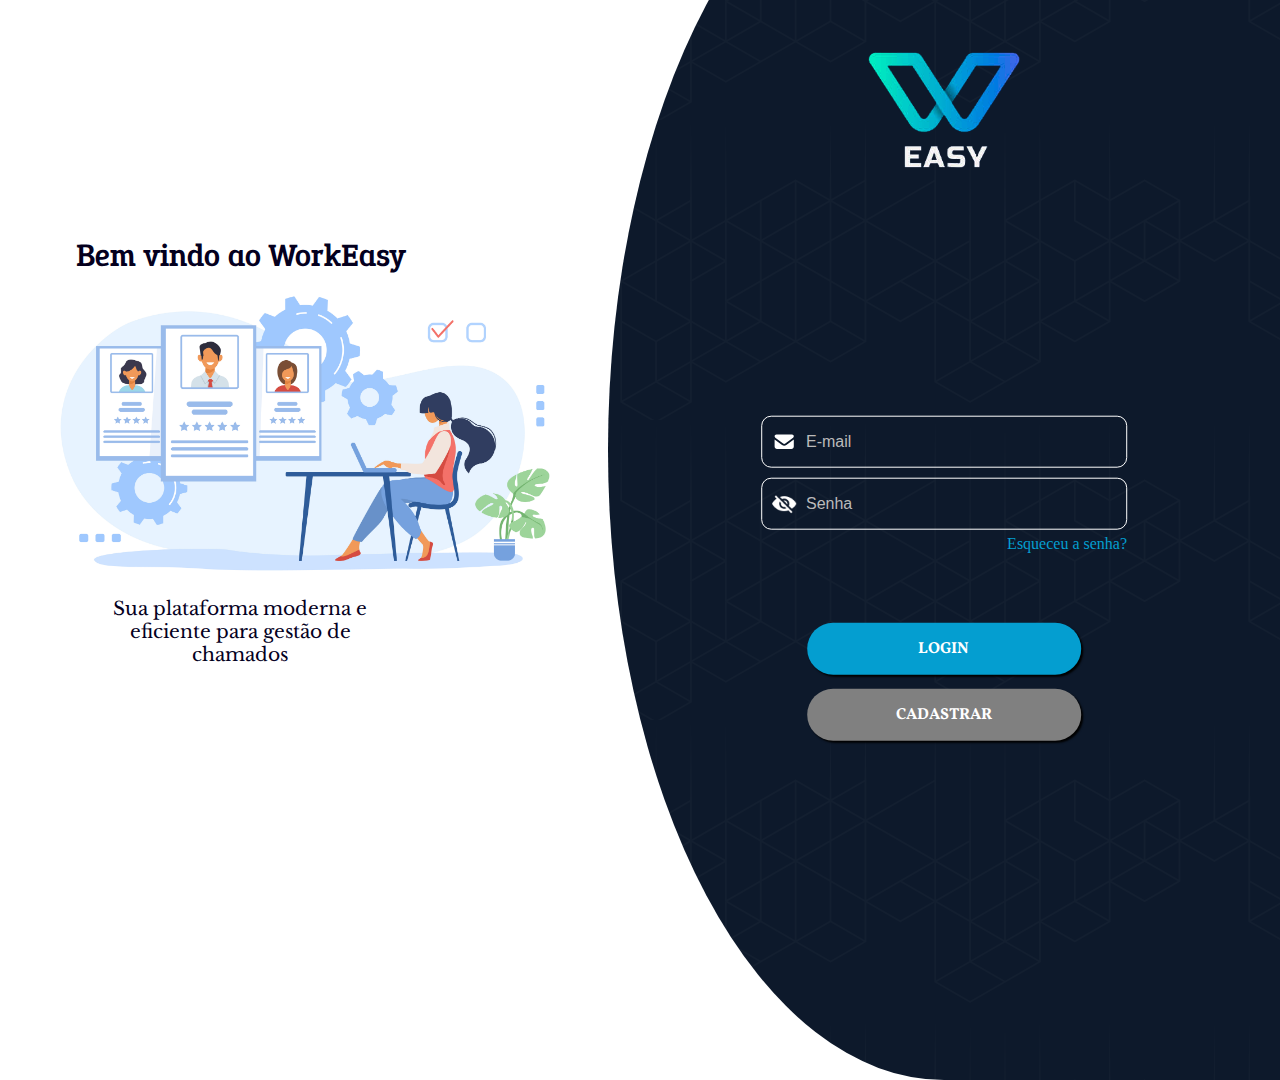
<file: index.html>
<!DOCTYPE html>
<html>

<head>
    <meta charset="utf-8" />
    <title>Login</title>
    <link href="css/style.css" rel="stylesheet" />
</head>

<body>
    <div class="main-body">
        <div class="body1">
            <div class="content1">
                <h1>Bem vindo ao WorkEasy</h1>
                <img src="css/images/fundoRh.jpg" />
                <h3>Sua plataforma moderna e eficiente para gestão de chamados</h3>
            </div>
        </div>

        <div class="body2">
            <img class="logo" src="css/images/logo.png" />
            <form class="login-form">
                <div class="input-group">
                    <img src="css/images/icons/ic_email.svg" alt="E-mail" class="icon">
                    <input type="email" placeholder="E-mail">
                </div>

                <div class="input-group senha-group">
                    <img src="css/images/icons/ic_eyeSlash.png" alt="Senha" class="icon" id="toggleSenha">
                    <input type="password" id="senha" placeholder="Senha">
                    
                </div>

                <a href="#" class="forgot-password">Esqueceu a senha?</a>

                <a href="home.html" class="login">LOGIN</a>
                <a href="home.html" class="register">CADASTRAR</a>
            </form>
        </div>
    </div>

    <link rel="preconnect" href="https://fonts.googleapis.com">
    <link rel="preconnect" href="https://fonts.gstatic.com" crossorigin>
    <link href="https://fonts.googleapis.com/css2?family=Alfa+Slab+One&family=Epunda+Slab:ital,wght@0,300..900;1,300..900&family=Libre+Baskerville:ital,wght@0,400;0,700;1,400&family=Monoton&family=Rubik+Gemstones&family=Rubik:ital,wght@0,300..900;1,300..900&family=Sedan+SC&family=Slabo+27px&family=TASA+Orbiter:wght@400..800&display=swap"
          rel="stylesheet">
    <link href="https://fonts.googleapis.com/css2?family=Caprasimo&family=Nunito:ital,wght@0,200..1000;1,200..1000&family=Vollkorn:ital,wght@0,400..900;1,400..900&display=swap" rel="stylesheet">

    <script>
    const senhaInput = document.getElementById("senha");
        const toggleSenha = document.getElementById("toggleSenha");

        toggleSenha.addEventListener("click", () => {
            const isPassword = senhaInput.type === "password";
            senhaInput.type = isPassword ? "text" : "password";

            toggleSenha.src = isPassword
                ? "css/images/icons/ic_eyeOpen.png"
                : "css/images/icons/ic_eyeSlash.png" 
    });
    </script>
</body>

</html>
</file>
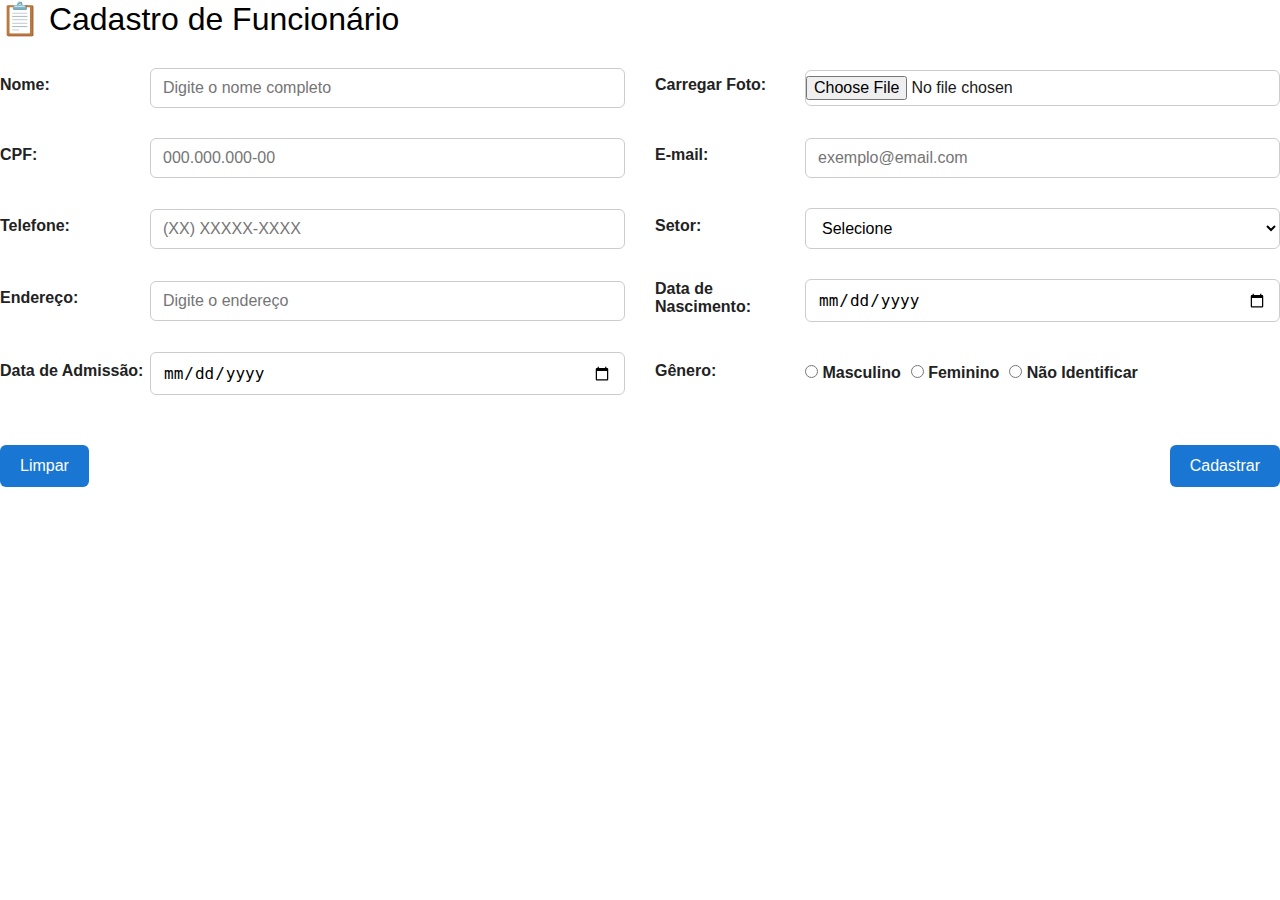
<file: employees.html>
<!DOCTYPE html>
<html lang="pt-BR">
<head>
  <meta charset="UTF-8">
  <meta name="viewport" content="width=device-width, initial-scale=1.0">
  <title>Cadastro de Funcionário</title>
  <style>
    * {
      margin: 0;
      padding: 0;
      box-sizing: border-box;
    }

    html, body {
      height: 100%;
      font-family:Arial, sans-serif;
      background-color: #ffffff;
      color: #1a1a1a;
    }

    main {
      display: flex;
      justify-content: center;
      width: 100%;
      
    }

    .cadastro-funcionario {
      width: 100%;
      padding: 0px 0px;
      display: flex;
      flex-direction: column;
      background: #fff; /* fundo branco */
    }

    h2 {
    text-align: left;      /* alinhado à esquerda */
    margin-bottom: 30px;
    font-size: 32px;
    font-weight: 500;
    color: #000;
    }

    form {
      display: grid;
      grid-template-columns: repeat(2, 1fr);
      gap: 20px 30px;
      width: 100%;
    }

    .form-group {
  display: grid;
  grid-template-columns: 150px 1fr; /* label ocupa 150px, input o restante */
  align-items: center;
  margin-bottom: 10px;
}

    label {
      margin-bottom: 6px;
      font-weight: 600;
      font-size: 16px;
      color: #222;
    }

    input, select {
      padding: 10px 12px;
      border: 1px solid #ccc;
      border-radius: 6px;
      font-size: 16px;
      background: #fff;
    }

    input:focus, select:focus {
      border-color: #1976d2;
      outline: none;
    }

    .gender-options {
      display: flex;
      gap: 10px;
      margin-top: 5px;
    }

    input[type="file"] {
      padding: 5px 0;
    }

    .buttons {
      grid-column: span 2;
      display: flex;
      justify-content: space-between;
      margin-top: 20px;
    }

    .buttons button {
      padding: 12px 20px;
      font-size: 16px;
      border: none;
      border-radius: 6px;
      cursor: pointer;
      color: #fff;
      background-color: #1976d2;
      transition: background-color 0.3s;
    }

    .buttons button:hover {
      background-color: #125ca0;
    }

    @media(max-width: 700px){
      form {
        grid-template-columns: 1fr;
      }
      .buttons {
        flex-direction: column;
        gap: 10px;
      }
      .buttons button {
        width: 100%;
      }
    }

  </style>
</head>
<body>
  <main>
    <section class="cadastro-funcionario">
      <h2>📋 Cadastro de Funcionário</h2>
      <form id="formFuncionario">
        <div class="form-group">
          <label for="nome">Nome:</label>
          <input type="text" id="nome" placeholder="Digite o nome completo" required>
        </div>

        <div class="form-group">
          <label for="foto">Carregar Foto:</label>
          <input type="file" id="foto" accept="image/*">
        </div>
        
        <div class="form-group">
          <label for="cpf">CPF:</label>
          <input type="text" id="cpf" placeholder="000.000.000-00" required>
        </div>

        <div class="form-group">
          <label for="email">E-mail:</label>
          <input type="email" id="email" placeholder="exemplo@email.com" required>
        </div>

        <div class="form-group">
          <label for="telefone">Telefone:</label>
          <input type="tel" id="telefone" placeholder="(XX) XXXXX-XXXX">
        </div>

        <div class="form-group">
          <label for="setor">Setor:</label>
          <select id="setor" required>
            <option value="">Selecione</option>
            <option>Administração</option>
            <option>Financeiro</option>
            <option>Recursos Humanos</option>
            <option>TI</option>
            <option>Comercial</option>
          </select>
        </div>

        <div class="form-group">
          <label for="endereco">Endereço:</label>
          <input type="text" id="endereco" placeholder="Digite o endereço" required>
        </div>

        <div class="form-group">
          <label for="nascimento">Data de Nascimento:</label>
          <input type="date" id="nascimento" required>
        </div>

        <div class="form-group">
          <label for="admissao">Data de Admissão:</label>
          <input type="date" id="admissao" required>
        </div>

        <div class="form-group">
          <label>Gênero:</label>
          <div class="gender-options">
            <label><input type="radio" name="genero" value="Masculino" required> Masculino</label>
            <label><input type="radio" name="genero" value="Feminino"> Feminino</label>
            <label><input type="radio" name="genero" value="Nao Identificar"> Não Identificar</label>
          </div>
        </div>

        

        <div class="buttons">
          <button type="reset">Limpar</button>
          <button type="submit">Cadastrar</button>
        </div>
      </form>
    </section>
  </main>

  <script>
    document.getElementById('formFuncionario').addEventListener('submit', function(e){
      e.preventDefault();
      alert('Funcionário cadastrado com sucesso!');
      this.reset();
    });
  </script>
</body>
</html>
</file>
<file: css/style.css>
*{
    margin: 0;
    padding: 0;
    box-sizing: border-box;
}

body {
    margin: 0;
    padding: 0;
    height: 100vh;
    background: white;
    overflow: hidden;
}

.main-body {
    width: 100%;
    height: 100%;
    display: flex;
}

.body1 {
    width: 50%;
    height: 100%;
    background: rgb(255, 255, 255);
    display: grid;
    place-items: center;
}

.content1 {
    max-width: 90%;
    max-height: 60%;
    display: flex;
    flex-direction: column;
    align-items: center;
    justify-content: center;
}

.content1 h1 {
    color: #04001e;
    font-family: "Epunda Slab", serif;
    font-optical-sizing: auto;
    font-weight: 600;
    font-style: normal;
}

.content1 img {
    max-width: 130%;
    max-height: 130%;
    background: red;
    margin-left: 30%;
}

.content1 h3 {
    text-align: center;
    color: #04001e;
    width: 60%;
    font-family: "Libre Baskerville", serif;
    font-weight: 400;
    font-style: normal;
}

.body2 {
    width: 70%;
    height: 140vh;
    background-image: url("../css/images/fundoLogin.png");
    border-top-left-radius: 80%;
    border-bottom-left-radius: 80%;
    position: relative;
    margin-top: -20vh;
    margin-left: 10%;
    display: flex;
}

.body2 .logo {
    position: absolute;
    top: 15%;
    left: 32%;
    transform: translateX(10%);
    max-width: 30%;
    z-index: 10;
}

.login-form {
    display: flex;
    flex-direction: column;
    align-items: center;
    justify-content: center;
    width: 80%;
    max-width: 100%;
    padding: 40px;
    border-radius: 15px;
    position: absolute;
    top: 55%;
    left: 50%;
    transform: translate(-50%, -50%);
    margin-top: 60px;
    border: none;
}

.input-group {
    display: flex;
    align-items: center;
    background: transparent;
    border: 1px solid #fff;
    border-radius: 10px;
    padding: 10px;
    width: 80%;
    margin-top: 10px;
}

.input-group .icon {
    width: 24px;
    height: 24px;
    margin-right: 10px;
    flex-shrink: 0;
}

.input-group input {
    flex: 1;
    background: transparent;
    border: none;
    outline: none;
    color: white;
    font-size: 16px;
    height: 30px;
}

::placeholder {
    color: #bbb;
}

.forgot-password {
    align-self: flex-end;
    color: #049ed0;
    text-decoration: none;
    font-size: 16px;
    margin: 1% 10%;
    margin-bottom: 20px;
    transition: color 0.3s ease;
}

.forgot-password:hover {
    color: #FFF;
    text-decoration: underline;
}

.login {
    width: 60%;
    padding: 15px;
    background: #049ed0;
    border: none;
    border-radius: 40px;
    cursor: pointer;
    margin-top: 11%;
    font-family: "Vollkorn", serif;
    font-optical-sizing: auto;
    font-weight: 700;
    font-style: normal;
    box-shadow: 2px 2px 2px black;
    text-decoration: none;
    text-align: center;
    color: white;
    font-size: 16px;
    transition: background-color 0.2s ease;
}

.login:hover {
    background: #0d7da1;
}

.register {
    width: 60%;
    padding: 15px;
    background: #808080;
    color: white;
    border: none;
    border-radius: 40px;
    font-size: 16px;
    cursor: pointer;
    margin-top: 3%;
    font-family: "Vollkorn", serif;
    font-optical-sizing: auto;
    font-weight: 700;
    font-style: normal;
    box-shadow: 2px 2px 2px black;
    text-decoration: none;
    text-align: center;
    color: white;
    font-size: 16px;
    font-weight: bold;
    transition: background-color 0.2s ease;
}

.register:hover {
    background: #575757;
}
</file>
